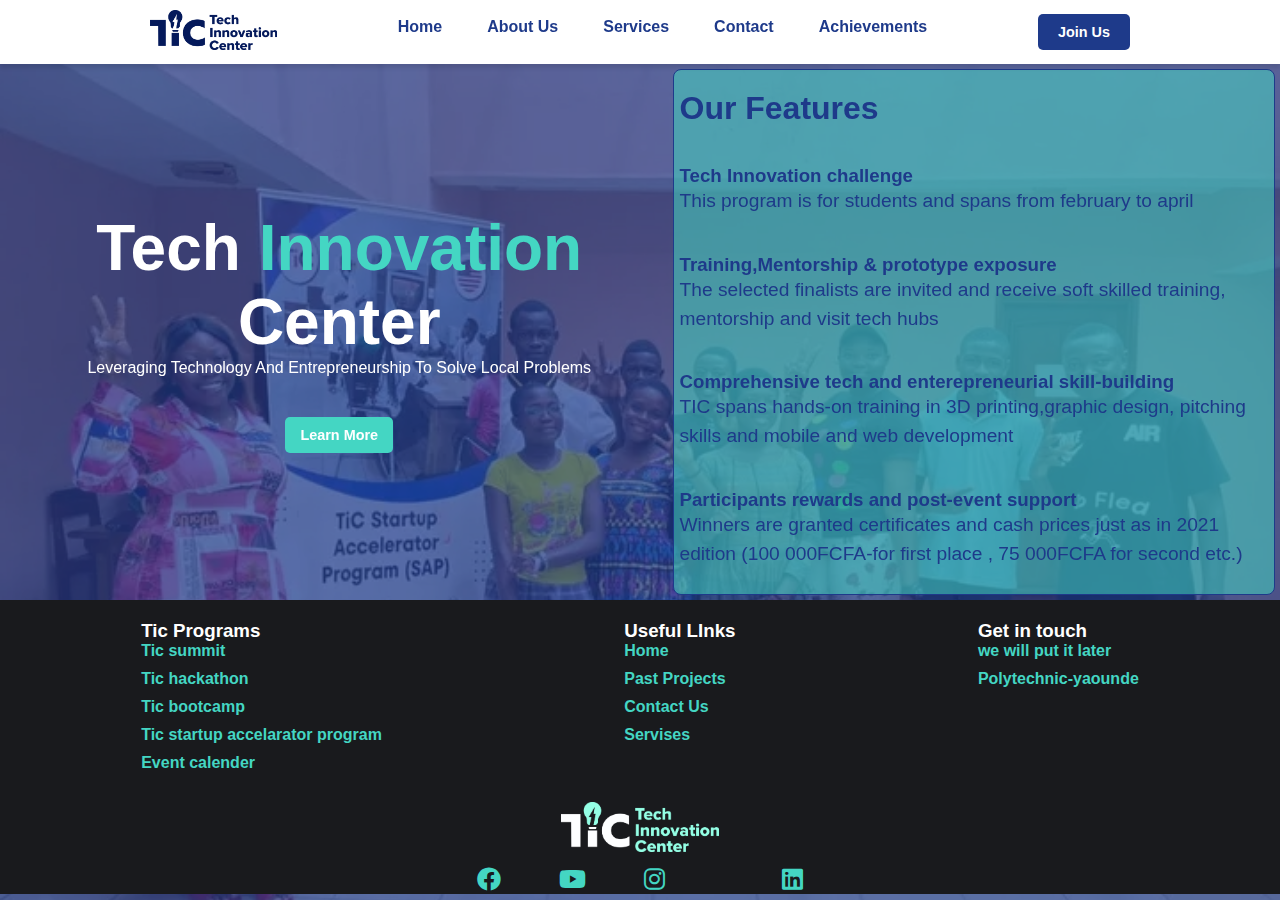
<file: index.html>
<!DOCTYPE html>

<html lang="en">

<head>
    <meta charset="UTF-8">
    <meta name="viewport" content="width=device-width, initial-scale=1.0">
    <title>Tic info</title>
    <link rel="stylesheet" href="style.css">
    <link rel="stylesheet" href="https://cdnjs.cloudflare.com/ajax/libs/font-awesome/6.0.0-beta3/css/all.min.css">
        

</head>

<body class="home-body">

    <nav class="navigation-bar">
        <div class="logo">
            <img src="logo-image/TIC Logo_Horizontal_Blue.png" alt="">
        </div>
        <ul class="nav-links">
            <li><a href="index.html">Home</a></li>
            <li><a href="about.html">About Us</a></li>
            <li><a href="service.html">Services</a></li>
            <li><a href="contact.html">Contact</a></li>
            <li><a href="story.html">Achievements</a></li>
        </ul>
        <button class="nav-btn"><a class="what" href="join_us.html">Join Us</a></button>
        <div class="nav-hamburger">
            <span class="bar"></span>
            <span class="bar"></span>
            <span class="bar"></span>
        </div>

    </nav>

    <div class="biggest">
        <div class="hero-section">
            <h1>Tech <span class="highlight">Innovation </span>Center </h1>
            <p>Leveraging Technology And Entrepreneurship To Solve Local Problems</p>
            <button class="hero-btn"><a href="about.html">Learn More</a></button>
        </div>

        <section class="features">
            <h2>Our Features</h2><br>
            <div class="feature-cards">
                <div class="card">
                    <h3>Tech Innovation challenge</h3>
                    <p>This program is for students and spans from february to april </p><br>
                </div>
                <div class="card">
                    <h3>Training,Mentorship & prototype exposure</h3>
                    <p>The selected finalists are invited and receive soft skilled training, mentorship and visit tech
                        hubs </p><br>
                </div>
                <div class="none">
                    <div class="card">
                        <h3>Comprehensive tech and enterepreneurial skill-building</h3>
                        <p>TIC spans hands-on training in 3D printing,graphic design, pitching skills and mobile and web
                            development </p><br>
                    </div>
                    <div class="card">
                        <h3>Participants rewards and post-event support</h3>
                        <p>Winners are granted certificates and cash prices just as in 2021 edition (100 000FCFA-for
                            first place , 75 000FCFA for second etc.)</p>
                    </div>
                </div>

            </div>

        </section>
        <div class="bigger">
            <div class="overlay"></div>

        </div>

    </div>
    <footer>
        <div class="footer-columns">
            <div class="footer-column-one">
                <h3>Tic Programs</h3>
                <ul>
                    <li><a href="">Tic summit</a></li>
                    <li><a href="">Tic hackathon</a></li>
                    <li><a href="">Tic bootcamp</a></li>
                    <li><a href="">Tic startup accelarator program</a></li>
                    <li><a href="">Event calender</a></li>
            </div>
            <div class="footer-column-two">
                <h3>Useful LInks</h3>
                
                    <li><a href="">Home</a></li>
                    <li><a href="">Past Projects</a></li>
                    <li><a href="">Contact Us</a></li>
                    <li><a href="">Servises</a></li>
                    
            </div>
            <div class="footer-column-three">
                <h3>Get in touch</h3>
                
                <li><a href="">we will put it later</a></li> <!--we will put THE EMAIL later-->
                <li><a href="">Polytechnic-yaounde</a></li> 
            </div>
        </div>
        <div class="footer-logo">
            <img style="height: 50px;
            margin-bottom: 10px;" src="logo-image/TIC Logo_Horizontal_Cyan.png" alt="">
        </div>
        <div class="whole-line">
            <a href=""><i class="fa-brands fa-facebook"></i></a>
            <a href=""><i class="fa-brands fa-youtube"></i></a>
            <a href=""><i class="fa-brands fa-instagram"></i></a>
            <a href=""><i class="fa-brands fa-square-x-twitter"></i></a>
            <a href=""><i class="fa-brands fa-linkedin"></i></a>
        </div>

    </footer>
    <script>
        const hamburger = document.querySelector('.nav-hamburger');
        const navLinks = document.querySelector('.nav-links');
        const navLinksContainer = document.querySelector('.navigation-bar');
        navLinksContainer.addEventListener('click', (e) => {
            if (e.target.tagName === 'A') {
                navLinks.classList.remove('nav-active');
                hamburger.classList.remove('open');
            }
        });

        hamburger.addEventListener('click', () => {
            navLinks.classList.toggle('nav-active');
            hamburger.classList.toggle('open');
        });

    </script>


</body>

</html>
</file>
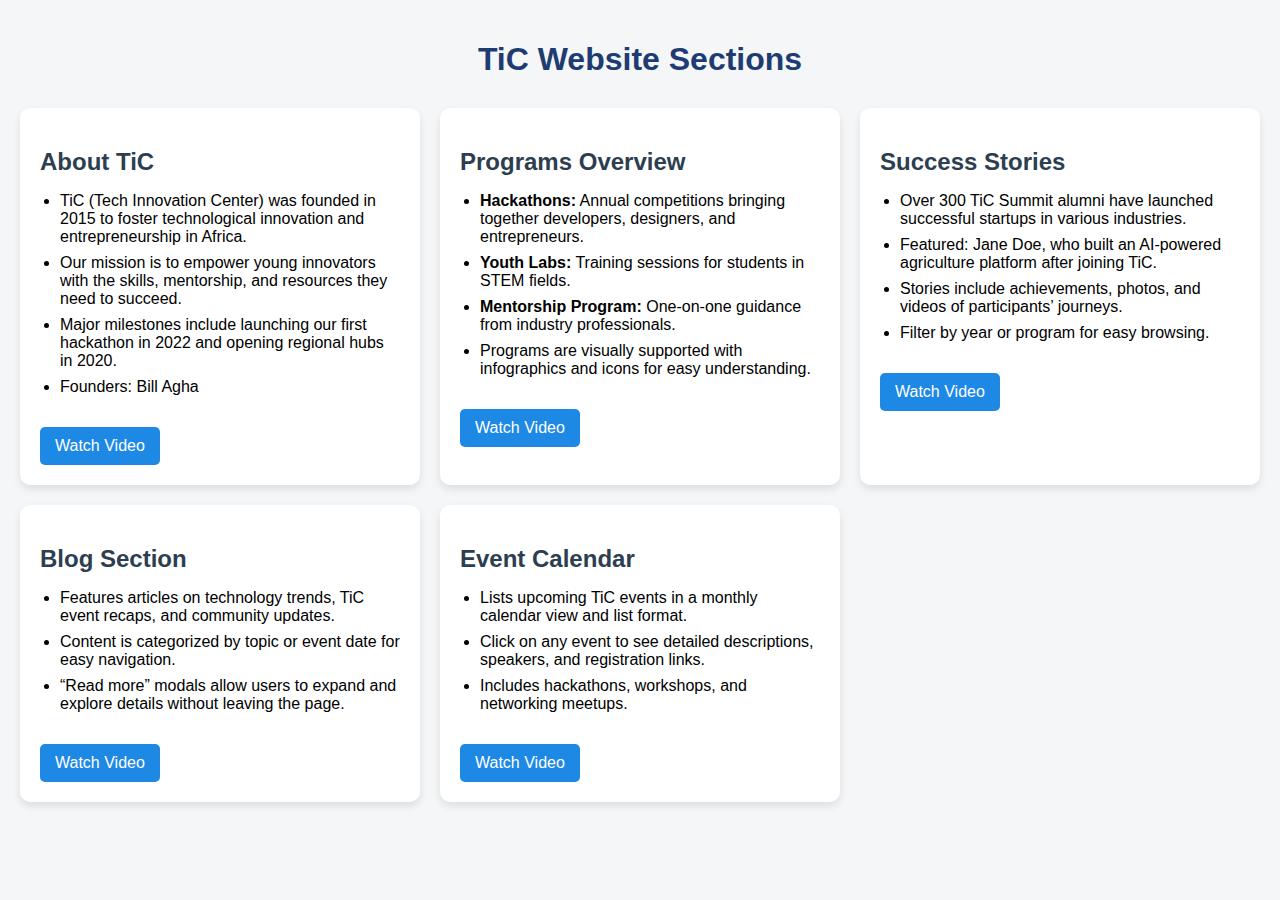
<file: chat.html>
<!DOCTYPE html>
<html lang="en">
<head>
<meta charset="UTF-8">
<meta name="viewport" content="width=device-width, initial-scale=1.0">
<title>TiC Website Sections</title>
<style>
    body {
        font-family: Arial, sans-serif;
        background-color: #f4f6f8;
        margin: 0;
        padding: 20px;
    }

    h1 {
        text-align: center;
        margin-bottom: 30px;
        color: #1e3c72;
    }

    h2 {
        color: #2c3e50;
        margin-bottom: 10px;
    }

    .grid-container {
        display: grid;
        grid-template-columns: repeat(auto-fit, minmax(300px, 1fr));
        gap: 20px;
    }

    .block {
        background: white;
        border-radius: 10px;
        padding: 20px;
        box-shadow: 0 4px 8px rgba(0,0,0,0.1);
        transition: transform 0.2s ease, box-shadow 0.2s ease;
    }

    .block:hover {
        transform: translateY(-5px);
        box-shadow: 0 6px 12px rgba(0,0,0,0.15);
    }

    ul {
        padding-left: 20px;
    }

    li {
        margin-bottom: 8px;
    }

    .btn {
        display: inline-block;
        margin-top: 15px;
        padding: 10px 15px;
        background: #1e88e5;
        color: white;
        text-decoration: none;
        border-radius: 5px;
        transition: background 0.2s ease;
    }

    .btn:hover {
        background: #1565c0;
    }
</style>
</head>
<body>

<h1>TiC Website Sections</h1>

<div class="grid-container">

    <!-- About TiC -->
    <div class="block">
        <h2>About TiC</h2>
        <ul>
            <li>TiC (Tech Innovation Center) was founded in 2015 to foster technological innovation and entrepreneurship in Africa.</li>
            <li>Our mission is to empower young innovators with the skills, mentorship, and resources they need to succeed.</li>
            <li>Major milestones include launching our first hackathon in 2022 and opening regional hubs in 2020.</li>
            <li>Founders: Bill Agha </li>
        </ul>
        <a href="https://youtu.be/VEAg-WZzM-A" class="btn" target="_blank">Watch Video</a>
    </div>

    <!-- Programs Overview -->
    <div class="block">
        <h2>Programs Overview</h2>
        <ul>
            <li><b>Hackathons:</b> Annual competitions bringing together developers, designers, and entrepreneurs.</li>
            <li><b>Youth Labs:</b> Training sessions for students in STEM fields.</li>
            <li><b>Mentorship Program:</b> One-on-one guidance from industry professionals.</li>
            <li>Programs are visually supported with infographics and icons for easy understanding.</li>
        </ul>
        <a href="https://www.youtube.com/watch?v=9bZkp7q19f0" class="btn" target="_blank">Watch Video</a>
    </div>

    <!-- Success Stories -->
    <div class="block">
        <h2>Success Stories</h2>
        <ul>
            <li>Over 300 TiC Summit alumni have launched successful startups in various industries.</li>
            <li>Featured: Jane Doe, who built an AI-powered agriculture platform after joining TiC.</li>
            <li>Stories include achievements, photos, and videos of participants’ journeys.</li>
            <li>Filter by year or program for easy browsing.</li>
        </ul>
        <a href="https://www.youtube.com/watch?v=3JZ_D3ELwOQ" class="btn" target="_blank">Watch Video</a>
    </div>

    <!-- Blog Section -->
    <div class="block">
        <h2>Blog Section</h2>
        <ul>
            <li>Features articles on technology trends, TiC event recaps, and community updates.</li>
            <li>Content is categorized by topic or event date for easy navigation.</li>
            <li>“Read more” modals allow users to expand and explore details without leaving the page.</li>
        </ul>
        <a href="https://www.youtube.com/watch?v=V-_O7nl0Ii0" class="btn" target="_blank">Watch Video</a>
    </div>

    <!-- Event Calendar -->
    <div class="block">
        <h2>Event Calendar</h2>
        <ul>
            <li>Lists upcoming TiC events in a monthly calendar view and list format.</li>
            <li>Click on any event to see detailed descriptions, speakers, and registration links.</li>
            <li>Includes hackathons, workshops, and networking meetups.</li>
        </ul>
        <a href="https://www.youtube.com/watch?v=2Vv-BfVoq4g" class="btn" target="_blank">Watch Video</a>
    </div>

</div>

</body>
</html>
</file>
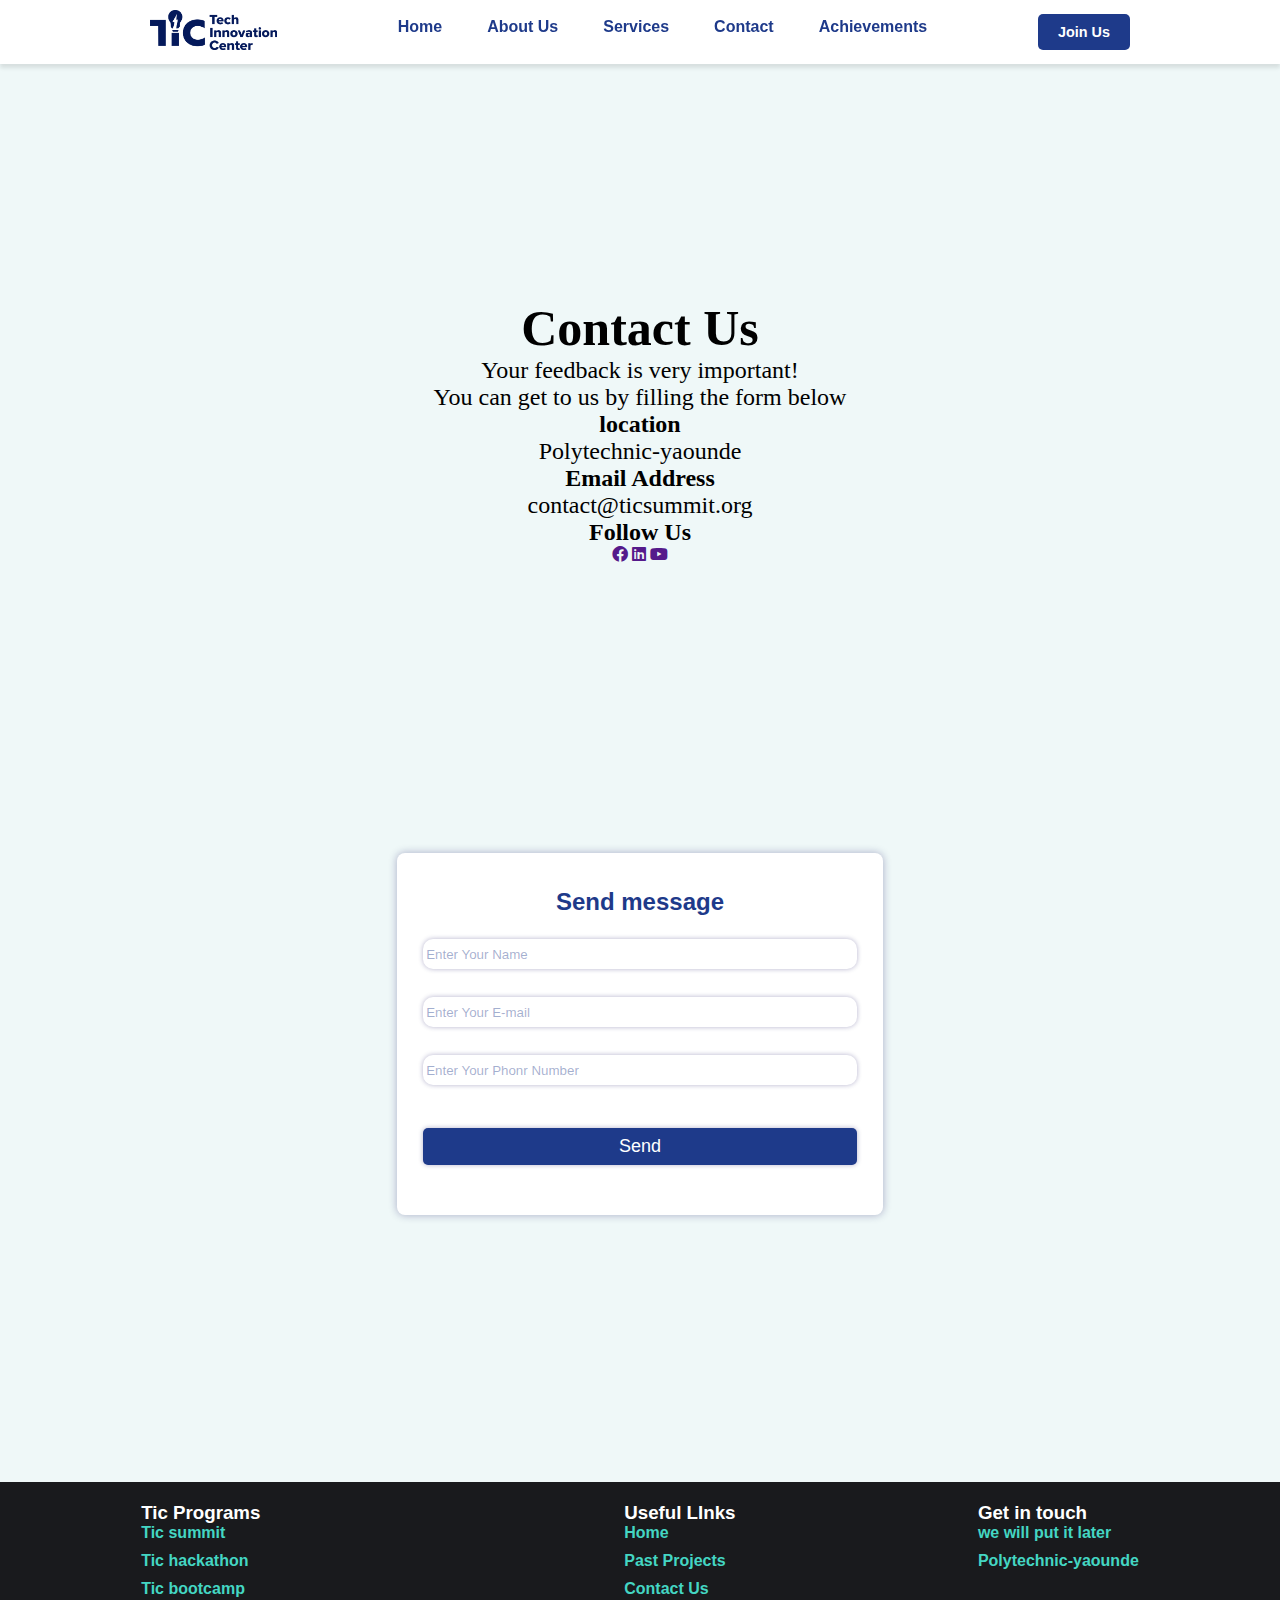
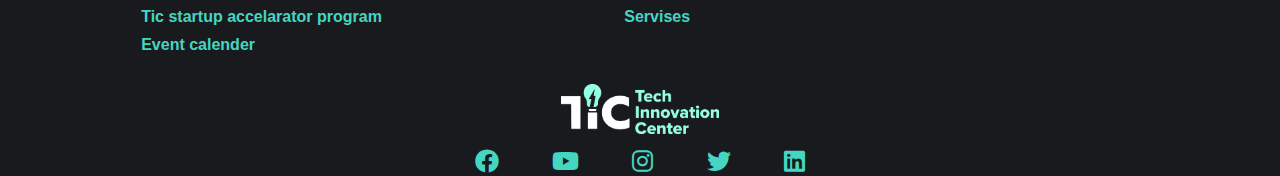
<file: Contact.html>
<!DOCTYPE html>
<html lang="en">
<head>
  <meta charset="UTF-8">
  <meta name="viewport" content="width=device-width, initial-scale=1.0">
  <link rel="stylesheet" href="join_us.css">
    <link rel="stylesheet" href="style.css">
  <link rel="stylesheet" href="Contact.css">
   <link rel="stylesheet" href="https://cdnjs.cloudflare.com/ajax/libs/font-awesome/6.0.0-beta3/css/all.min.css">
        

  <title>Document</title>
</head>
<body>
    <nav class="navigation-bar">
        <div class="logo">
            <img src="logo-image/TIC Logo_Horizontal_Blue.png" alt="">
        </div>
        <ul class="nav-links">
            <li><a href="index.html">Home</a></li>
            <li><a href="about.html">About Us</a></li>
            <li><a href="service.html">Services</a></li>
            <li><a href="Contact.html">Contact</a></li>
            <li><a href="story.html">Achievements</a></li>
        </ul>
        <button class="nav-btn"><a class="what" href="join_us.html">Join Us</a></button>
        <div class="nav-hamburger">
            <span class="bar"></span>
            <span class="bar"></span>
            <span class="bar"></span>
        </div>
        </nav>
        <div class="const">
          <p style="font-size: 50px;"><b>Contact Us</b></p>
          <p style="font-size: x-large;">Your feedback is very important! <br>You can get to us by filling the form below</p>
          <div class="text"> <b>location</b> <br>
          Polytechnic-yaounde</p>
          <p><b>Email Address</b><br>
            contact@ticsummit.org
          </p>
        </div>
          <h2>Follow Us</h2>
          <div>
            <a href=""><i class="fa-brands fa-facebook"></i></a>
          <a href=""><i class="fa-brands fa-linkedin"></i></a>
         <a href=""><i class="fa-brands fa-youtube"></i></a></div>
          
        </div>
 <div class="body">
    <form action="summit">
        <div class="form-container">
            <h2>Send message</h2>
           
           <br>
            <input type="text" id="name" name="name" placeholder="Enter Your Name" required>

            <br>

            <input type="email" id="email" name="email" placeholder="Enter Your E-mail" required>

            <br>
            <input type="tel" id="phone" name="phone" placeholder="Enter Your Phonr Number">

            <br>

            <button type="submit">Send</button>
        </div>
        
</form>
</div>
 <footer>
        <div class="footer-columns">
            <div class="footer-column-one">
                <h3>Tic Programs</h3>
                <ul>
                    <li><a href="">Tic summit</a></li>
                    <li><a href="">Tic hackathon</a></li>
                    <li><a href="">Tic bootcamp</a></li>
                    <li><a href="">Tic startup accelarator program</a></li>
                    <li><a href="">Event calender</a></li>
            </div>
            <div class="footer-column-two">
                <h3>Useful LInks</h3>
                
                    <li><a href="">Home</a></li>
                    <li><a href="">Past Projects</a></li>
                    <li><a href="">Contact Us</a></li>
                    <li><a href="">Servises</a></li>
                    
            </div>
            <div class="footer-column-three">
                <h3>Get in touch</h3>
                
                <li><a href="">we will put it later</a></li> <!--we will put THE EMAIL later-->
                <li><a href="">Polytechnic-yaounde</a></li> 
            </div>
        </div>
        <div class="footer-logo">
            <img style="height: 50px;
            margin-bottom: 10px;" src="logo-image/TIC Logo_Horizontal_Cyan.png" alt="">
        </div>
        <div class="whole-line">
            <a href=""><i class="fa-brands fa-facebook"></i></a>
            <a href=""><i class="fa-brands fa-youtube"></i></a>
            <a href=""><i class="fa-brands fa-instagram"></i></a>
            <a href=""><i class="fa-brands fa-twitter"></i></a>
            <a href=""><i class="fa-brands fa-linkedin"></i></a>
        </div>
    </footer>
</body>
</html>
</file>
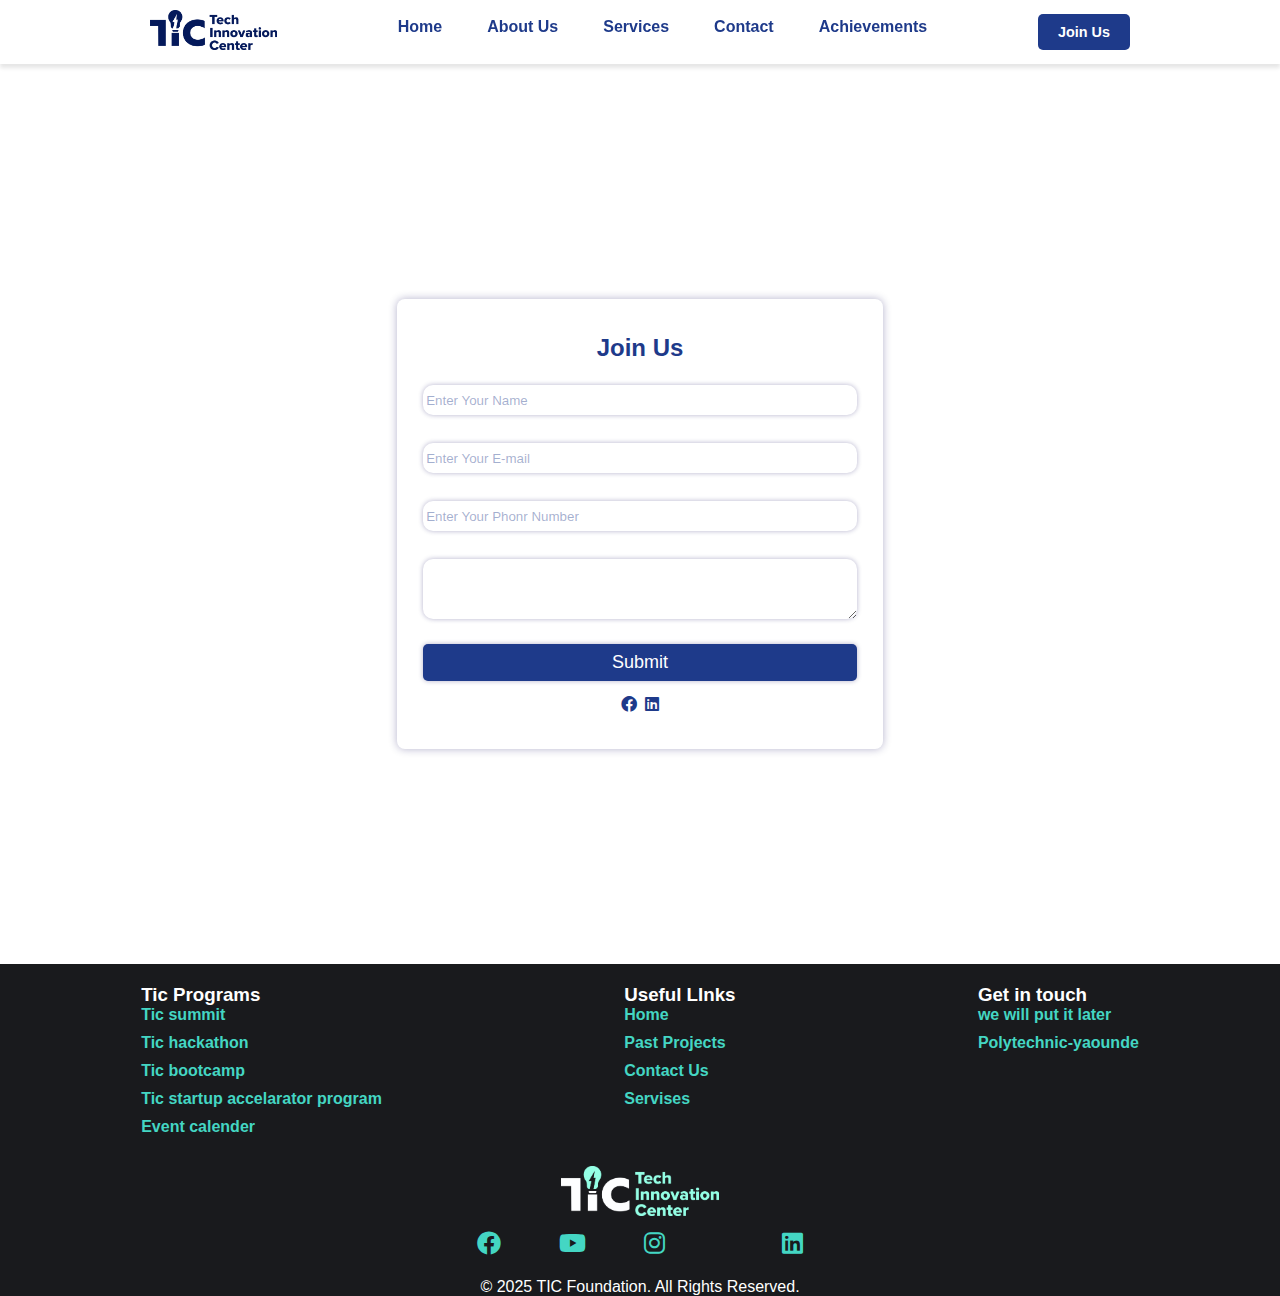
<file: join_us.html>
<!DOCTYPE html>
<html lang="en">
<head>
    <meta charset="UTF-8">
    <meta name="viewport" content="width=device-width, initial-scale=1.0">
    <title>Document</title>
    <link rel="stylesheet" href="style.css">
    <link rel="stylesheet" href="join_us.css">
    <link rel="stylesheet" href="https://cdnjs.cloudflare.com/ajax/libs/font-awesome/6.0.0-beta3/css/all.min.css">
</head>
<body>
      <nav class="navigation-bar">
        <div class="logo">
            <img src="logo-image/TIC Logo_Horizontal_Blue.png" alt="">
        </div>
        <ul class="nav-links">
            <li><a href="index.html">Home</a></li>
            <li><a href="about.html">About Us</a></li>
            <li><a href="services.html">Services</a></li>
            <li><a href="contact.html">Contact</a></li>
            <li><a href="story.html">Achievements</a></li>
        </ul>
        <button class="nav-btn"><a class="what" href="join_us.html">Join Us</a></button>
        <div class="nav-hamburger">
            <span class="bar"></span>
            <span class="bar"></span>
            <span class="bar"></span>
        </div>

    </nav>

    <div class="body">
        
    <form action="summit">
        <div class="form-container">
            <h2>Join Us</h2>
           
           <br>
            <input type="text" id="name" name="name" placeholder="Enter Your Name" required>

            <br>

            <input type="email" id="email" name="email" placeholder="Enter Your E-mail" required>

            <br>
            <input type="tel" id="phone" name="phone" placeholder="Enter Your Phonr Number">

            <br>
            <textarea id="message" name="message"></textarea>

            <button type="submit">Submit</button>
        </div>
        <div class="form-icons">
            <a href=""><i class="fa-brands fa-facebook"></i></a>
             <a href=""><i class="fa-brands fa-square-x-twitter"></i></a>
            <a href=""><i class="fa-brands fa-linkedin"></i></a>
        </div>


    </form>
    </div>
     <footer>
        <div class="footer-columns">
            <div class="footer-column-one">
                <h3>Tic Programs</h3>
                <ul>
                    <li><a href="">Tic summit</a></li>
                    <li><a href="">Tic hackathon</a></li>
                    <li><a href="">Tic bootcamp</a></li>
                    <li><a href="">Tic startup accelarator program</a></li>
                    <li><a href="">Event calender</a></li>
            </div>
            <div class="footer-column-two">
                <h3>Useful LInks</h3>
                
                    <li><a href="">Home</a></li>
                    <li><a href="">Past Projects</a></li>
                    <li><a href="">Contact Us</a></li>
                    <li><a href="">Servises</a></li>
                    
            </div>
            <div class="footer-column-three">
                <h3>Get in touch</h3>
                
                <li><a href="">we will put it later</a></li> <!--we will put THE EMAIL later-->
                <li><a href="">Polytechnic-yaounde</a></li> 
            </div>
        </div>
        <div class="footer-logo">
            <img style="height: 50px;
            margin-bottom: 10px;" src="logo-image/TIC Logo_Horizontal_Cyan.png" alt="">
        </div>
        <div class="whole-line">
            <a href=""><i class="fa-brands fa-facebook"></i></a>
            <a href=""><i class="fa-brands fa-youtube"></i></a>
            <a href=""><i class="fa-brands fa-instagram"></i></a>
            <a href=""><i class="fa-brands fa-square-x-twitter"></i></a>
            <a href=""><i class="fa-brands fa-linkedin"></i></a>
        </div>
        <div style="margin-top: 20px;">   <p>&copy; 2025 TIC Foundation. All Rights Reserved.</p></div>

    </footer>

    
</body>
</html>
</file>
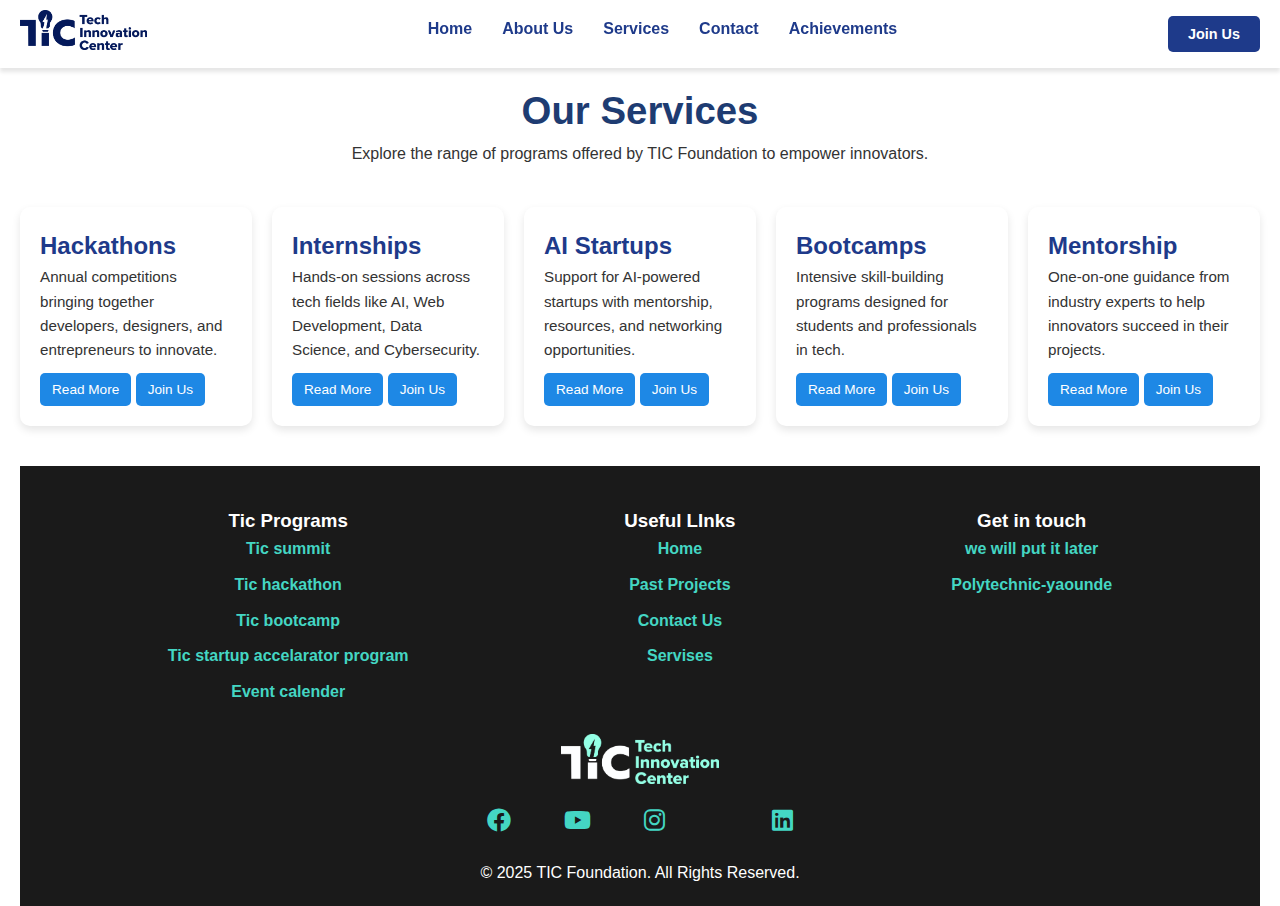
<file: service.html>
<!DOCTYPE html>
<html lang="en">
<head>
<meta charset="UTF-8">
<meta name="viewport" content="width=device-width, initial-scale=1.0">
<title>TIC Services</title>
<link rel="stylesheet" href="style.css">
<link rel="stylesheet" href="service.css">
<link rel="stylesheet" href="https://cdnjs.cloudflare.com/ajax/libs/font-awesome/6.0.0-beta3/css/all.min.css">
</head>
<body>

<!-- Navigation Bar -->
<nav class="navigation-bar">
    <div class="logo">
        <img src="logo-image/TIC Logo_Horizontal_Blue.png" alt="TIC Logo">
    </div>
    <ul class="nav-links">
        <li><a href="index.html">Home</a></li>
        <li><a href="about.html">About Us</a></li>
        <li><a href="service.html">Services</a></li>
        <li><a href="contact.html">Contact</a></li>
        <li><a href="story.html">Achievements</a></li>
    </ul>
    <button class="nav-btn">Join Us</button>
    <div class="nav-hamburger">
        <span class="bar"></span>
        <span class="bar"></span>
        <span class="bar"></span>
        <span class="bar"></span>
    </div>
</nav>

<!-- Page Header -->
<header class="page-header">
    <h1>Our Services</h1>
    <p>Explore the range of programs offered by TIC Foundation to empower innovators.</p>
</header>

<!-- Services Grid -->
<div class="grid-container">
    <div class="block">
        <h2>Hackathons</h2>
        <p>Annual competitions bringing together developers, designers, and entrepreneurs to innovate.</p>
        <a href="#" class="read-more-btn">Read More</a>
        <a href="join_us.html" class="read-more-btn">Join Us</a>
    </div>
    <div class="block">
        <h2>Internships</h2>
        <p>Hands-on sessions across tech fields like AI, Web Development, Data Science, and Cybersecurity.</p>
        <a href="#" class="read-more-btn">Read More</a>
        <a href="join_us.html" class="read-more-btn">Join Us</a>
    </div>
    <div class="block">
        <h2>AI Startups</h2>
        <p>Support for AI-powered startups with mentorship, resources, and networking opportunities.</p>
        <a href="#" class="read-more-btn">Read More</a>
        <a href="join_us.html" class="read-more-btn">Join Us</a>
    </div>
    <div class="block">
        <h2>Bootcamps</h2>
        <p>Intensive skill-building programs designed for students and professionals in tech.</p>
        <a href="#" class="read-more-btn">Read More</a>
        <a href="join_us.html" class="read-more-btn">Join Us</a>
    </div>
    <div class="block">
        <h2>Mentorship</h2>
        <p>One-on-one guidance from industry experts to help innovators succeed in their projects.</p>
        <a href="#" class="read-more-btn">Read More</a>
        <a href="join_us.html" class="read-more-btn">Join Us</a>
    </div>
</div>

<!-- Footer -->
<footer>
        <div class="footer-columns">
            <div class="footer-column-one">
                <h3>Tic Programs</h3>
                <ul>
                    <li><a href="">Tic summit</a></li>
                    <li><a href="">Tic hackathon</a></li>
                    <li><a href="">Tic bootcamp</a></li>
                    <li><a href="">Tic startup accelarator program</a></li>
                    <li><a href="">Event calender</a></li>
            </div>
            <div class="footer-column-two">
                <h3>Useful LInks</h3>
                
                    <li><a href="">Home</a></li>
                    <li><a href="">Past Projects</a></li>
                    <li><a href="">Contact Us</a></li>
                    <li><a href="">Servises</a></li>
                    
            </div>
            <div class="footer-column-three">
                <h3>Get in touch</h3>
                
                <li><a href="">we will put it later</a></li> <!--we will put THE EMAIL later-->
                <li><a href="">Polytechnic-yaounde</a></li> 
            </div>
        </div>
        <div class="footer-logo">
            <img style="height: 50px;
            margin-bottom: 10px;" src="logo-image/TIC Logo_Horizontal_Cyan.png" alt="">
        </div>
        <div class="whole-line">
            <a href=""><i class="fa-brands fa-facebook"></i></a>
            <a href=""><i class="fa-brands fa-youtube"></i></a>
            <a href=""><i class="fa-brands fa-instagram"></i></a>
            <a href=""><i class="fa-brands fa-square-x-twitter"></i></a>
            <a href=""><i class="fa-brands fa-linkedin"></i></a>
        </div>
      <div style="margin-top: 20px;">   <p>&copy; 2025 TIC Foundation. All Rights Reserved.</p></div>
    </footer>

<script>
    // Hamburger Menu Toggle
    const hamburger = document.querySelector('.nav-hamburger');
    const navLinks = document.querySelector('.nav-links'); 
    hamburger.addEventListener('click', () => {
        navLinks.classList.toggle('nav-active');    
        hamburger.classList.toggle('open');
    });
</script>

</body>
</html>
</file>
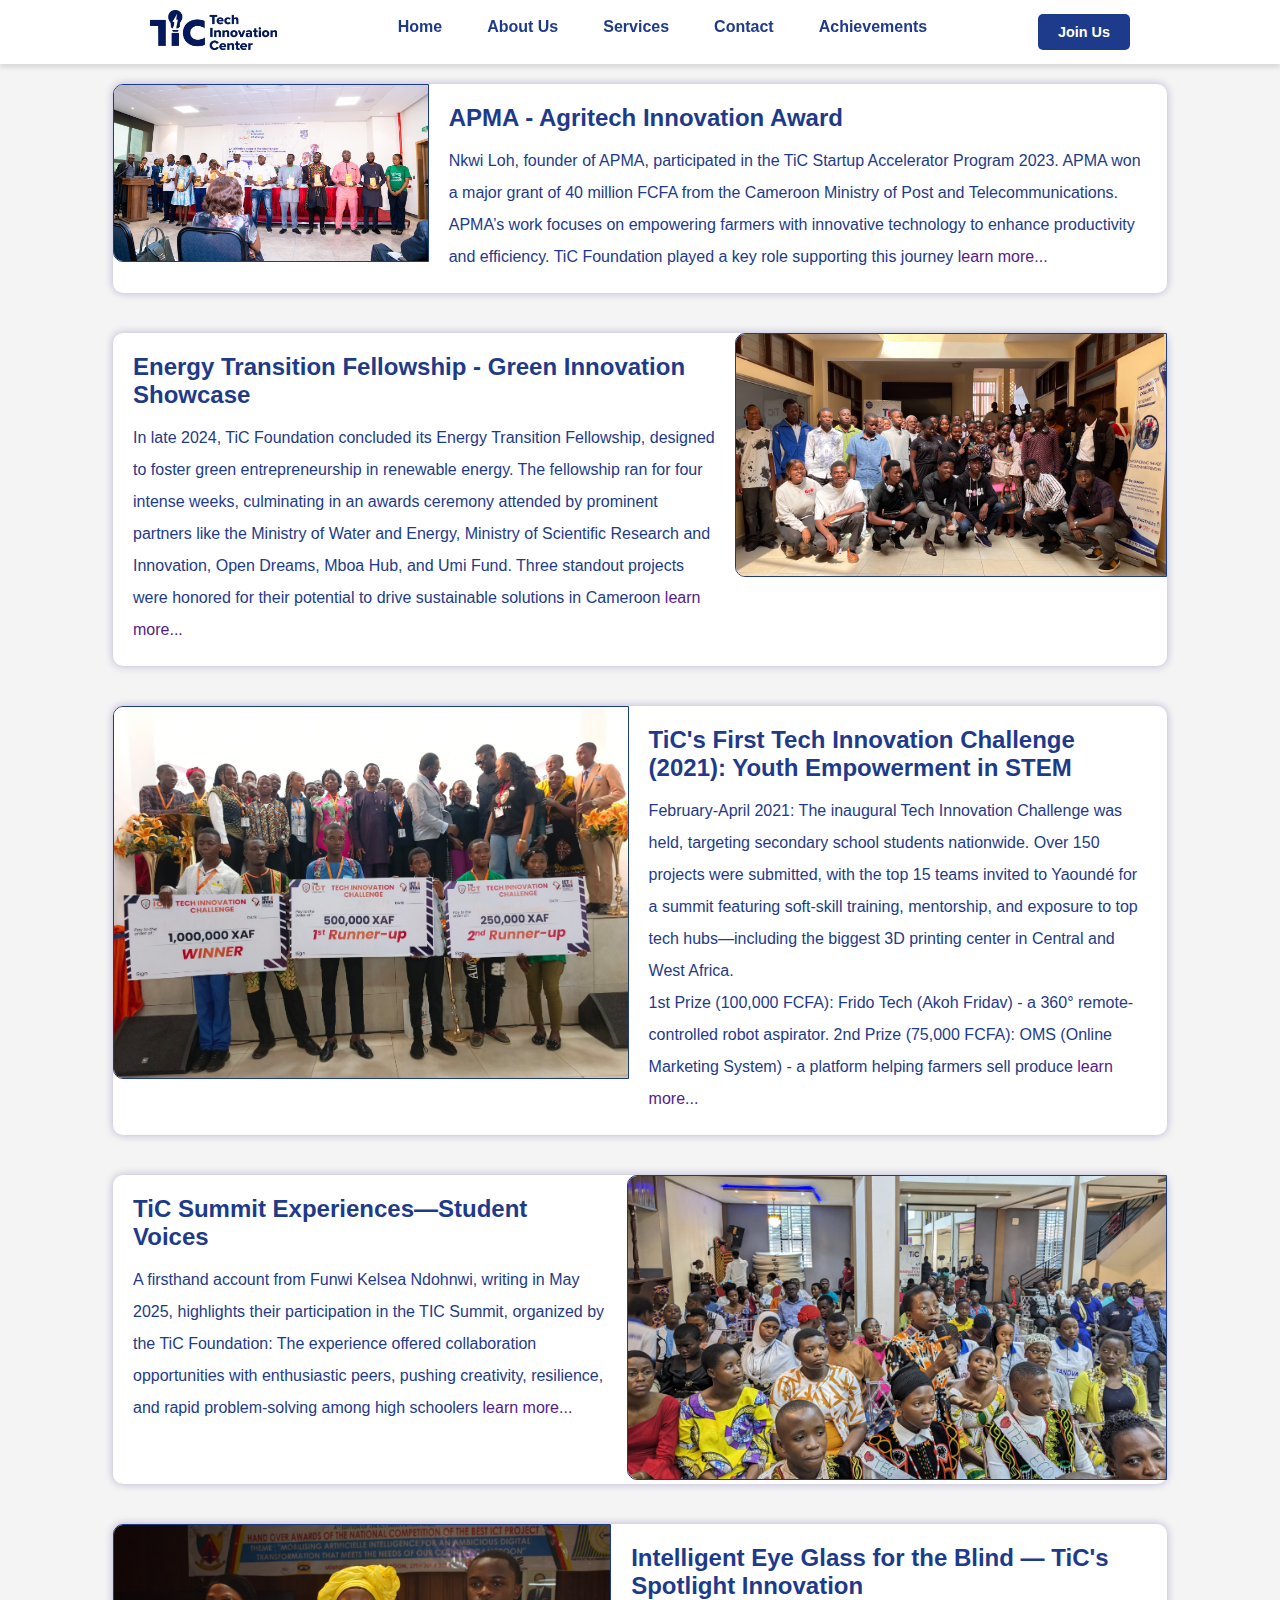
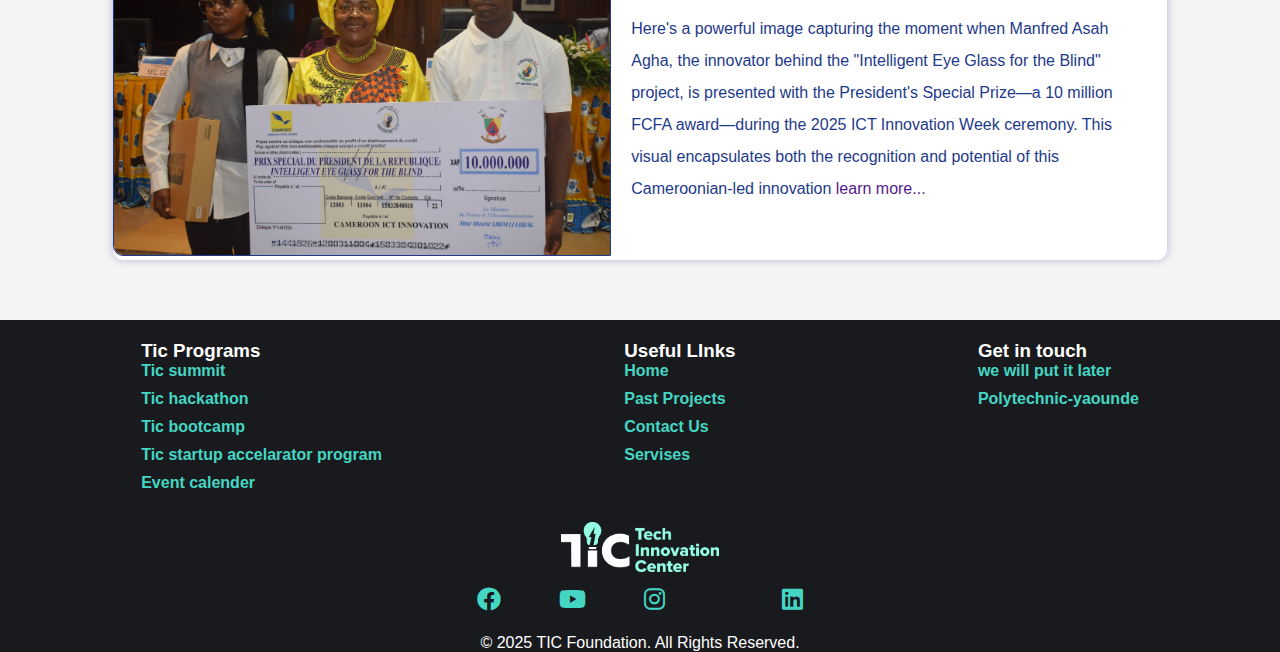
<file: story.html>
<!DOCTYPE html>
<html lang="en">

<head>
    <meta charset="UTF-8">
    <meta name="viewport" content="width=device-width, initial-scale=1.0">
    <title>Document</title>
    <link rel="stylesheet" href="style.css">
     <link rel="stylesheet" href="https://cdnjs.cloudflare.com/ajax/libs/font-awesome/6.0.0-beta3/css/all.min.css">
        

    <style>
        body {
            font-family: Arial, sans-serif;
            background-color: #f4f4f4;
            color: #1E3A8A;
        }

        .all-success-story {
            display: flex;
            flex-direction: column;
            align-items: center;
            padding: 20px;
        }

        .for-text p {
            line-height: 2rem;
        }

        .single-story {

            display: flex;
            margin-bottom: 20px;
            width: 85%;
            background-color: white;
            border-radius: 10px;
            box-shadow: 0px 0px 8px rgba(14, 5, 116, 0.276);
            margin-bottom: 40px;
        }

        .for-image img {
            width: 100%;
            border-radius: 10px 0 0 10px;
            border: 1px solid #1E3A8A;
        }

        .for-text {
            padding: 20px;

        }

        .for-text h2 {
            margin-bottom: 13px;
        }

        .learn {
            text-decoration: none;
            font-family: Verdana, Geneva, Tahoma, sans-serif;
        }


        .for-text h2 {
            margin-top: 0;
        }

        @media (max-width: 768px) {
            .all-success-story {
                padding: 10px;
            }

            .single-story {
                flex-direction: column;
                width: 100%;
                margin-bottom: 25px;
            }

            .for-image img {
                border-radius: 10px 10px 0 0;
                border-width: 1px 0 1px 0;
            }

            .for-text {
                padding: 15px;
            }




            .footer-columns {
                flex-direction: column;
                align-items: flex-start;
            }

            .footer-column-one,
            .footer-column-two,
            .footer-column-three {
                margin-bottom: 20px;
                width: 100%;
            }

            .footer-logo img {
                height: 40px;
            }

            .whole-line {
                flex-direction: row;
                flex-wrap: wrap;
                gap: 10px;
            }
        }
    </style>
</head>

<body>
    <nav class="navigation-bar">
        <div class="logo">
            <img src="logo-image/TIC Logo_Horizontal_Blue.png" alt="">
        </div>
        <ul class="nav-links">
            <li><a href="index.html">Home</a></li>
            <li><a href="about.html">About Us</a></li>
            <li><a href="services.html">Services</a></li>
            <li><a href="contact.html">Contact</a></li>
            <li><a href="story.html">Achievements</a></li>
        </ul>
        <button class="nav-btn"><a class="what" href="join_us.html">Join Us</a></button>
        <div class="nav-hamburger">
            <span class="bar"></span>
            <span class="bar"></span>
            <span class="bar"></span>
        </div>

    </nav>

    <div class="all-success-story">
        <div class="single-story">
            <div class="for-image">
                <img src="logo-image/RESIZED-AIC-winners.jpg" alt="">
            </div>
            <div class="for-text">
                <h2>APMA - Agritech Innovation Award</h2>
                <p>Nkwi Loh, founder of APMA, participated in the TiC Startup Accelerator Program 2023.
                    APMA won a major grant of 40 million FCFA from the Cameroon Ministry of Post and Telecommunications.
                    APMA’s work focuses on empowering farmers with innovative technology to enhance productivity and
                    efficiency. TiC Foundation played a key role supporting this journey <a class="learn" href="">learn
                        more...</a></p>
            </div>
        </div>
        <div class="single-story">
            <div class="for-text">
                <h2> Energy Transition Fellowship - Green Innovation Showcase</h2>
                <p>In late 2024, TiC Foundation concluded its Energy Transition Fellowship, designed to foster green
                    entrepreneurship in renewable energy.

                    The fellowship ran for four intense weeks, culminating in an awards ceremony attended by prominent
                    partners like the Ministry of Water and Energy, Ministry of Scientific Research and Innovation, Open
                    Dreams, Mboa Hub, and Umi Fund.

                    Three standout projects were honored for their potential to drive sustainable solutions in Cameroon
                    <a class="learn" href="">learn more...</a></p>
            </div>
            <div class="for-image">
                <img src="logo-image/GenPic-CncJhhST.jpeg" alt="">
            </div>
        </div>
        <div class="single-story">
            <div class="for-image">
                <img src="logo-image/many.jpg" alt="">
            </div>
            <div class="for-text">
                <h2>TiC's First Tech Innovation Challenge (2021): Youth Empowerment in STEM</h2>
                <p>February-April 2021: The inaugural Tech Innovation Challenge was held, targeting secondary school
                    students nationwide.

                    Over 150 projects were submitted, with the top 15 teams invited to Yaoundé for a summit featuring
                    soft-skill training, mentorship, and exposure to top tech hubs—including the biggest 3D printing
                    center in Central and West Africa. <br>
                    1st Prize (100,000 FCFA): Frido Tech (Akoh Fridav) - a 360° remote-controlled robot aspirator.

                    2nd Prize (75,000 FCFA): OMS (Online Marketing System) - a platform helping farmers sell produce <a
                        class="learn" href="">learn more...</a></p>
            </div>
        </div>
        <div class="single-story">
            <div class="for-text">
                <h2>TiC Summit Experiences—Student Voices</h2>
                <p>A firsthand account from Funwi Kelsea Ndohnwi, writing in May 2025, highlights their participation in
                    the TIC Summit, organized by the TiC Foundation:

                    The experience offered collaboration opportunities with enthusiastic peers, pushing creativity,
                    resilience, and rapid problem-solving among high schoolers <a class="learn" href="">learn
                        more...</a>
                </p>

            </div>
            <div class="for-image">
                <img src="logo-image/finals-BFjccXzU.jpeg" alt="">
            </div>
        </div>
        <div class="single-story">
            <div class="for-image">
                <img src="logo-image/intelligent-eye-glass.jpg" alt="">
            </div>
            <div class="for-text">
                <h2>Intelligent Eye Glass for the Blind — TiC's Spotlight Innovation</h2>
                <p>Here's a powerful image capturing the moment when Manfred Asah Agha, the innovator behind the
                    "Intelligent Eye Glass for the Blind" project, is presented with the President's Special Prize—a 10
                    million FCFA award—during the 2025 ICT Innovation Week ceremony. This visual
                    encapsulates both the recognition and potential of this Cameroonian-led innovation <a class="learn"
                        href="">learn more...</a> </p>
            </div>
        </div>
    </div>









    <footer>
        <div class="footer-columns">
            <div class="footer-column-one">
                <h3>Tic Programs</h3>
                <ul>
                    <li><a href="">Tic summit</a></li>
                    <li><a href="">Tic hackathon</a></li>
                    <li><a href="">Tic bootcamp</a></li>
                    <li><a href="">Tic startup accelarator program</a></li>
                    <li><a href="">Event calender</a></li>
            </div>
            <div class="footer-column-two">
                <h3>Useful LInks</h3>

                <li><a href="">Home</a></li>
                <li><a href="">Past Projects</a></li>
                <li><a href="">Contact Us</a></li>
                <li><a href="">Servises</a></li>

            </div>
            <div class="footer-column-three">
                <h3>Get in touch</h3>

                <li><a href="">we will put it later</a></li> <!--we will put THE EMAIL later-->
                <li><a href="">Polytechnic-yaounde</a></li>
            </div>
        </div>
        <div class="footer-logo">
            <img style="height: 50px;
            margin-bottom: 10px;" src="logo-image/TIC Logo_Horizontal_Cyan.png" alt="">
        </div>
        <div class="whole-line">
            <a href=""><i class="fa-brands fa-facebook"></i></a>
            <a href=""><i class="fa-brands fa-youtube"></i></a>
            <a href=""><i class="fa-brands fa-instagram"></i></a>
            <a href=""><i class="fa-brands fa-square-x-twitter"></i></a>
            <a href=""><i class="fa-brands fa-linkedin"></i></a>
        </div>
         <div style="margin-top: 20px;">   <p>&copy; 2025 TIC Foundation. All Rights Reserved.</p></div>
    
    </footer>


    <!--this js is for the nav bar only-->
    <script src="res-nav.js"></script>



</body>

</html>
</file>
<file: style.css>
* {
    margin: 0;
    padding: 0;
    box-sizing: border-box;
}

.home-body {
    font-family: Arial, sans-serif;
    background-color: #f4f4f4;
    color: #333;
    background-image: url("logo-image/1755000853296.jpg");
    background-size: cover;
    background-position: center center;
    background-attachment: fixed;
    background-repeat: no-repeat;



}

.navigation-bar {
    position: sticky;
    top: 0;
    width: 100%;
    background-color: white;
    padding: 10px;
    display: flex;
    align-items: center;
    justify-content: space-between;
    box-shadow: 0 4px 4px rgba(0, 0, 0, 0.1);
    padding-inline: 150px;
    z-index: 8;

}

.logo img {
    height: 40px;
    margin-right: 18px;

}

body {

    font-family: Arial, sans-serif;

}

.nav-links {
    list-style: none;
    display: flex;
    gap: 45px;
    margin: 0;

}

li a {
    text-decoration: none;
    color: #1E3A8A;
    font-weight: bold;
    position: relative;


}

a::after {
    content: "";
    position: absolute;
    left: 0;
    bottom: -10px;
    width: 0%;
    height: 3px;
    background-color: #1E3A8A;
    transition: width 0.3s ease;
    border-radius: 5px;
}

a:hover::after {
    width: 100%;
    color: #2563EB;
    transition: width 0.3s ease;
}
.hero-btn a{
    color: white;
}
.hero-btn a:hover {
    color: #44d6c3;
}


.nav-btn {
    background-color: #1E3A8A;
    color: white;
    padding: 10px 20px;
    border: none;
    margin-left: 8px;
    border-radius: 5px;
    cursor: pointer;
    transition: background-color 0.3s, color 0.3s, border 0.3s;
    font-weight: bold;
    font-size: 0.9rem;
}

.nav-btn:hover {
    font-weight: bold;
    background-color: white;
    color: #1E3A8A;
    border: 1.4px solid #1E3A8A;
    transition: background-color 0.3s, color 0.3s, border 0.3s;

}

.nav-btn a {
    color: inherit;
    text-decoration: none;

}

.overlay {
    position: fixed;
    left: 0;
    right: 0;
    height: 100%;
    background-color: #1e3b8ab8;
    z-index: 4;
    top: 0;
    display: flex;
}

.biggest {
    margin-top: 0rem;
    display: flex;
    align-items: center;
    justify-content: space-between;
    color: white;
    z-index: 3;
    text-align: center;
    padding: 5px;


}

footer {
    position: relative;
    color: white;
    background-color: rgb(25, 26, 29);
    height: fit-content;
    bottom: 0px;
    width: 100%;
    z-index: 10;
    display: flex;
    align-items: center;
    justify-content: space-around;
    flex-direction: column;

}

.footer-columns {
    display: flex;
    justify-content: space-around;
    width: 100%;
    padding: 20px;
}

footer a {
    text-decoration: none;
    color: #44d6c3;

}

.whole-line {
    display: flex;
    align-items: center;
    justify-content: space-around;
    width: 100%;
    color: #44d6c3;
    font-size: x-large;
    padding-inline: 35%;

}

.what {
    text-decoration: none;
    color: white;
}

li {
    list-style: none;
    margin-bottom: 10px;
}

h1 {
    font-size: 4rem;
}

.highlight {
    color: #44d6c3;
}

.hero-btn {
    background-color: #44d6c3;
    border: none;
    color: #1E3A8A;
    padding-block: 10px;
    padding-inline: 15px;
    font-size: 0.9rem;
    border-radius: 5px;
    font-weight: bold;
    margin-top: 40px;
    cursor: pointer;
    transition: background-color 0.3s, color 0.3s, border
}

.form-icons a {
    color: #1E3A8A;
}

.hero-btn:hover {
    background-color: transparent;
    color: #44d6c3;
    border: 1px solid #44d6c3;
}

.features {
    background-color: #44d6c28a;
    color: #1E3A8A;
    border: 1px solid #1E3A8A;
    height: fit-content;
    text-align: start;
    border-radius: 8px;
    padding: 5px;
    padding-top: 20px;
    width: 50%;
    z-index: 7;
}

.features h2 {
    font-size: 2rem;
    margin-bottom: 20px;

}

.features p {
    font-size: 1.2rem;
    line-height: 1.5;
    margin-bottom: 20px;
}

.nav-hamburger {
    display: none;
    flex-direction: column;
    cursor: pointer;
}

.bar {
    width: 25px;
    height: 3px;
    background-color: #1E3A8A;
    margin: 4px 0;
    transition: 0.4s;
}

.hero-section {
    z-index: 7;
}

@media (max-width: 768px) {
    .navigation-bar {
        padding-inline: 20px;
        flex-direction: row;
        align-items: flex-start;
    }

    .nav-links {
        display: none;
        flex-direction: column;
        width: 100%;
        padding: 10px 0;
    }

    .nav-links li {
        margin-bottom: 10px;
    }

    .nav-btn {
        display: none;
        width: 100%;
        text-align: center;
    }

    .nav-hamburger {
        display: flex;
    }

    .biggest {
        display: flex;
        flex-direction: column;
    }

    .features {
        width: 100%;
        margin-top: 100px;
    }

}
a{
    text-decoration: none;
}

/* kk */

/* MOBILE MENU */
.nav-hamburger {
    display: none;
    flex-direction: column;
    cursor: pointer;
}


/* RESPONSIVENESS */
@media (max-width: 1024px) {
    .navigation-bar {
        padding-inline: 5%;
    }
}

@media (max-width: 768px) {
    .nav-links {
        display: none;
        flex-direction: column;
        width: 100%;
        background-color: white;
        padding: 10px 0;
    }

    .nav-links.active {
        display: flex;
    }

    .nav-btn {
        display: none;
    }

    .nav-btn.active {
        display: block;
        width: 100%;
        text-align: center;
    }

    .nav-hamburger {
        display: flex;
    }

    .biggest {
        flex-direction: column;
    }
}

@media (max-width: 480px) {
    .features {
        padding: 15px;
        font-size: 0.9rem;
    }

    .footer-columns {
        flex-direction: column;
        align-items: center;
    }
}

/* kk */
/* MOBILE MENU TOGGLE */
.nav-links {
    display: flex;
    gap: 45px;
    transition: max-height 0.3s ease-in-out;
    overflow: hidden;
}

/* Default hidden state for mobile */
@media (max-width: 768px) {
    .nav-links {
        flex-direction: column;
        background-color: white;
        position: absolute;
        top: 60px;
        left: 0;
        width: 100%;
        padding: 0;
        gap: 0;
        max-height: 0;
    }

    .nav-links li {
        padding: 15px 0;
        text-align: center;
        border-bottom: 1px solid #ddd;
    }

    /* Visible when active */
    .nav-links.nav-active {
        max-height: 500px;
        /* large enough to fit all links */
        padding: 10px 0;
    }
}

/* Hamburger animation */
.nav-hamburger.open .bar:nth-child(1) {
    transform: rotate(45deg) translate(5px, 5px);
}

.nav-hamburger.open .bar:nth-child(2) {
    opacity: 0;
}

.nav-hamburger.open .bar:nth-child(3) {
    transform: rotate(-45deg) translate(5px, -5px);
}

.nav-hamburger .bar {
    transition: 0.4s;
}
</file>
<file: join_us.css>
form{
    width: 100%;
    display: flex;
    flex-direction: column;
    background-color:white;
     width: 38%;
    justify-content: center;
    align-items: center;
    margin-top: 20px;
    padding-block: 35px;
    padding-inline: 15px;
    border-radius: 8px;
    color: #1E3A8A;
    box-shadow: 0px 0px  8px rgba(15, 9, 94, 0.313);

}
.form-container{
    display: flex;
    align-items: center;
    flex-direction: column;
    width: 100%;
}
.body{
    display: flex;
    justify-content: center;
    align-items: center;
    flex-direction: column;
    height: 100vh;
}
form input, textarea{
    color:#1E3A8A ;
    width: 95%;
    margin-block: 5px;
    border: none;
    box-shadow: 0px 0px 5px rgba(15, 9, 94, 0.313);
    height: 30px;
    border-radius: 10px;
    padding: 3px;
}
 input::placeholder{
    margin-left: 20px;
    color: #1e3b8a68;
}
form button{
    margin-top: 20px;
    margin-bottom: 15px;
    padding-block: 8px;
    width: 95%;
    background-color: #1E3A8A;
    color: white;
    font-size: large;
    border: none;
    border-radius: 5px;
    cursor: pointer;
    box-shadow: 0px 0px 5px rgba(15, 9, 94, 0.313);
}
form button:hover{
    background-color: white;
    color: #1E3A8A;
}
form li a{
    color: #1E3A8A;
}
form textarea{
    height: 60px;
}

    @media (max-width: 768px) {
        .form-container{
            width: 100%;
        }
        form{
            width: 90%;
        }
        .body{
            height: auto;
            padding: 20px;
        }   
        form input, textarea{
            width: 100%;
        }
        form button{
            width: 100%;
        }
        .form-icons a {
            font-size: 1.5rem;
            margin: 0 10px;
        }
        .form-icons {
            flex-direction: column;
            align-items: center;
        }
        .form-icons a {
            margin: 5px 0;
        }   
        .body {
            padding: 20px;
            height: 100vh;
        }

    }
</file>
<file: Contact.css>
*{
  margin: 0;
  padding: 0;

}
body{
  background-color: rgb(239, 248, 248);
}
footer{
  margin-top: 8px;

}
.const{
  margin-top: 25vh;
  justify-content: center;
  text-align: center;
  padding: 10px;
font-family: 'Times New Roman', Times, serif;
}
.text{
  font-size: x-large;
}
</file>
<file: service.css>
/* General Body */
body {
    font-family: Arial, sans-serif;
    margin: 0;
    padding: 0 20px;
    line-height: 1.6;
    color: #333;
}

/* Navigation Bar */
.navigation-bar {
    position: fixed;
    top: 0;
    left: 0;
    width: 100%;
    background-color: white;
    z-index: 1000;
    display: flex;
    justify-content: space-between;
    align-items: center;
    padding: 10px 20px;
    box-shadow: 0 4px 4px rgba(0, 0, 0, 0.1);
}

.logo img {
    height: 40px;
}

.nav-links {
    list-style: none;
    display: flex;
    gap: 30px;
}

.nav-links li a {
    text-decoration: none;
    color: #1E3A8A;
    font-weight: bold;
}

.nav-btn {
    background-color: #1E3A8A;
    color: white;
    padding: 10px 20px;
    border: none;
    border-radius: 5px;
    cursor: pointer;
}

.nav-hamburger {
    display: none;
    flex-direction: column;
    cursor: pointer;
}

.bar {
    width: 25px;
    height: 3px;
    background-color: #1E3A8A;
    margin: 4px 0;
    transition: 0.4s;
}

/* Page Header */
.page-header {
    margin-top: 80px; /* space below fixed navbar */
    text-align: center;
}

.page-header h1 {
    color: #1e3c72;
    font-size: clamp(1.5rem, 3vw, 2.5rem);
}

.page-header p {
    font-size: 1rem;
}

/* Services Grid */
.grid-container {
    display: grid;
    grid-template-columns: repeat(auto-fit, minmax(200px, 1fr));
    gap: 20px;
    margin: 40px 0;
}

.block {
    background: white;
    border-radius: 10px;
    padding: 20px;
    box-shadow: 0 4px 8px rgba(0,0,0,0.1);
    transition: transform 0.2s ease;
}

.block:hover {
    transform: translateY(-5px);
}

.block h2 {
    margin-top: 0;
    color: #1E3A8A;
}

.block p {
    font-size: 0.95rem;
    margin-bottom: 10px;
}

.read-more-btn {
    display: inline-block;
    padding: 6px 12px;
    background: #1e88e5;
    color: white;
    border-radius: 5px;
    text-decoration: none;
    font-size: 0.85rem;
    transition: background 0.2s ease;
}

.read-more-btn:hover {
    background: #1565c0;
}

/* Footer */
footer {
    text-align: center;
    padding: 20px;
    background: #1a1a1a;
    color: white;
}

/* Responsive */
@media (max-width: 768px) {
    .grid-container {
        grid-template-columns: 1fr;
    }
    .nav-links {
        display: none;
        flex-direction: column;
        width: 100%;
        background: white;
        position: absolute;
        top: 60px;
        left: 0;
        padding: 10px 0;
    }
    .nav-hamburger {
        display: flex;
    }
    .nav-links.nav-active {
        display: flex;
    }
}
</file>
